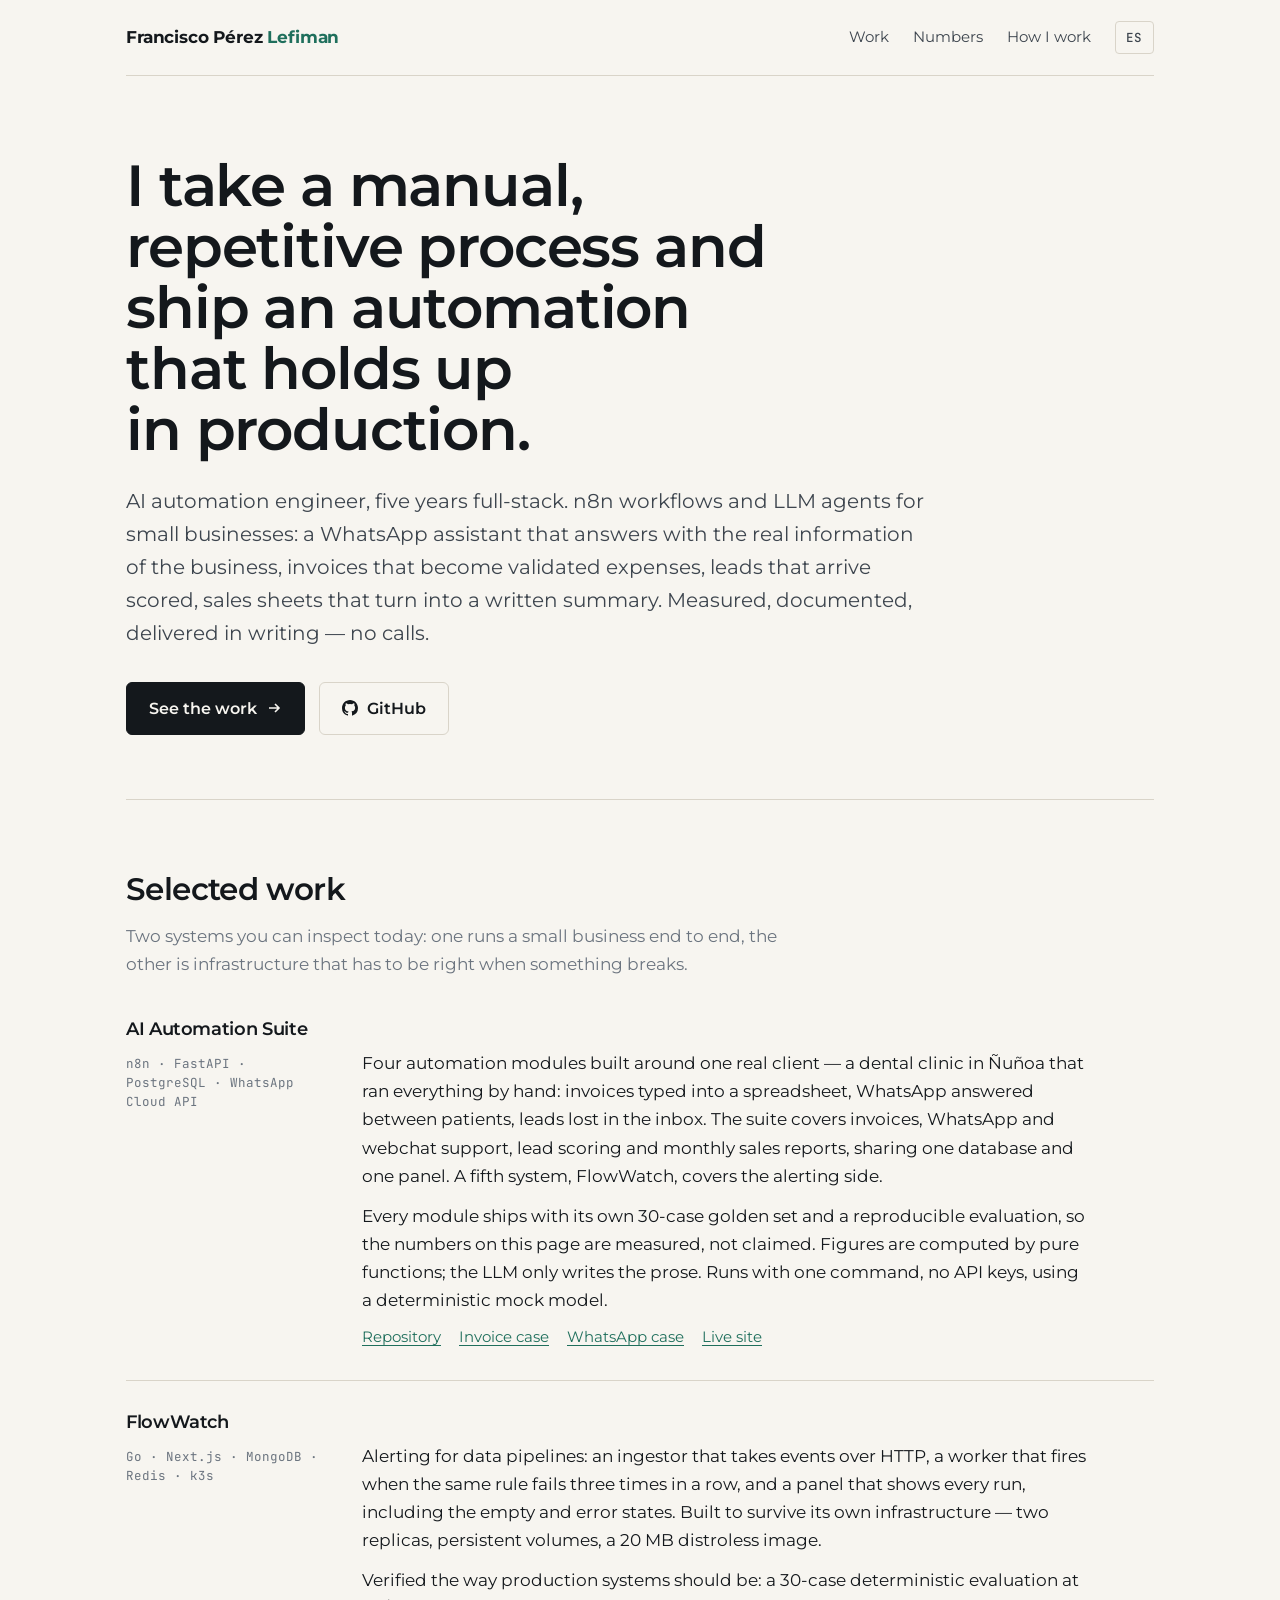
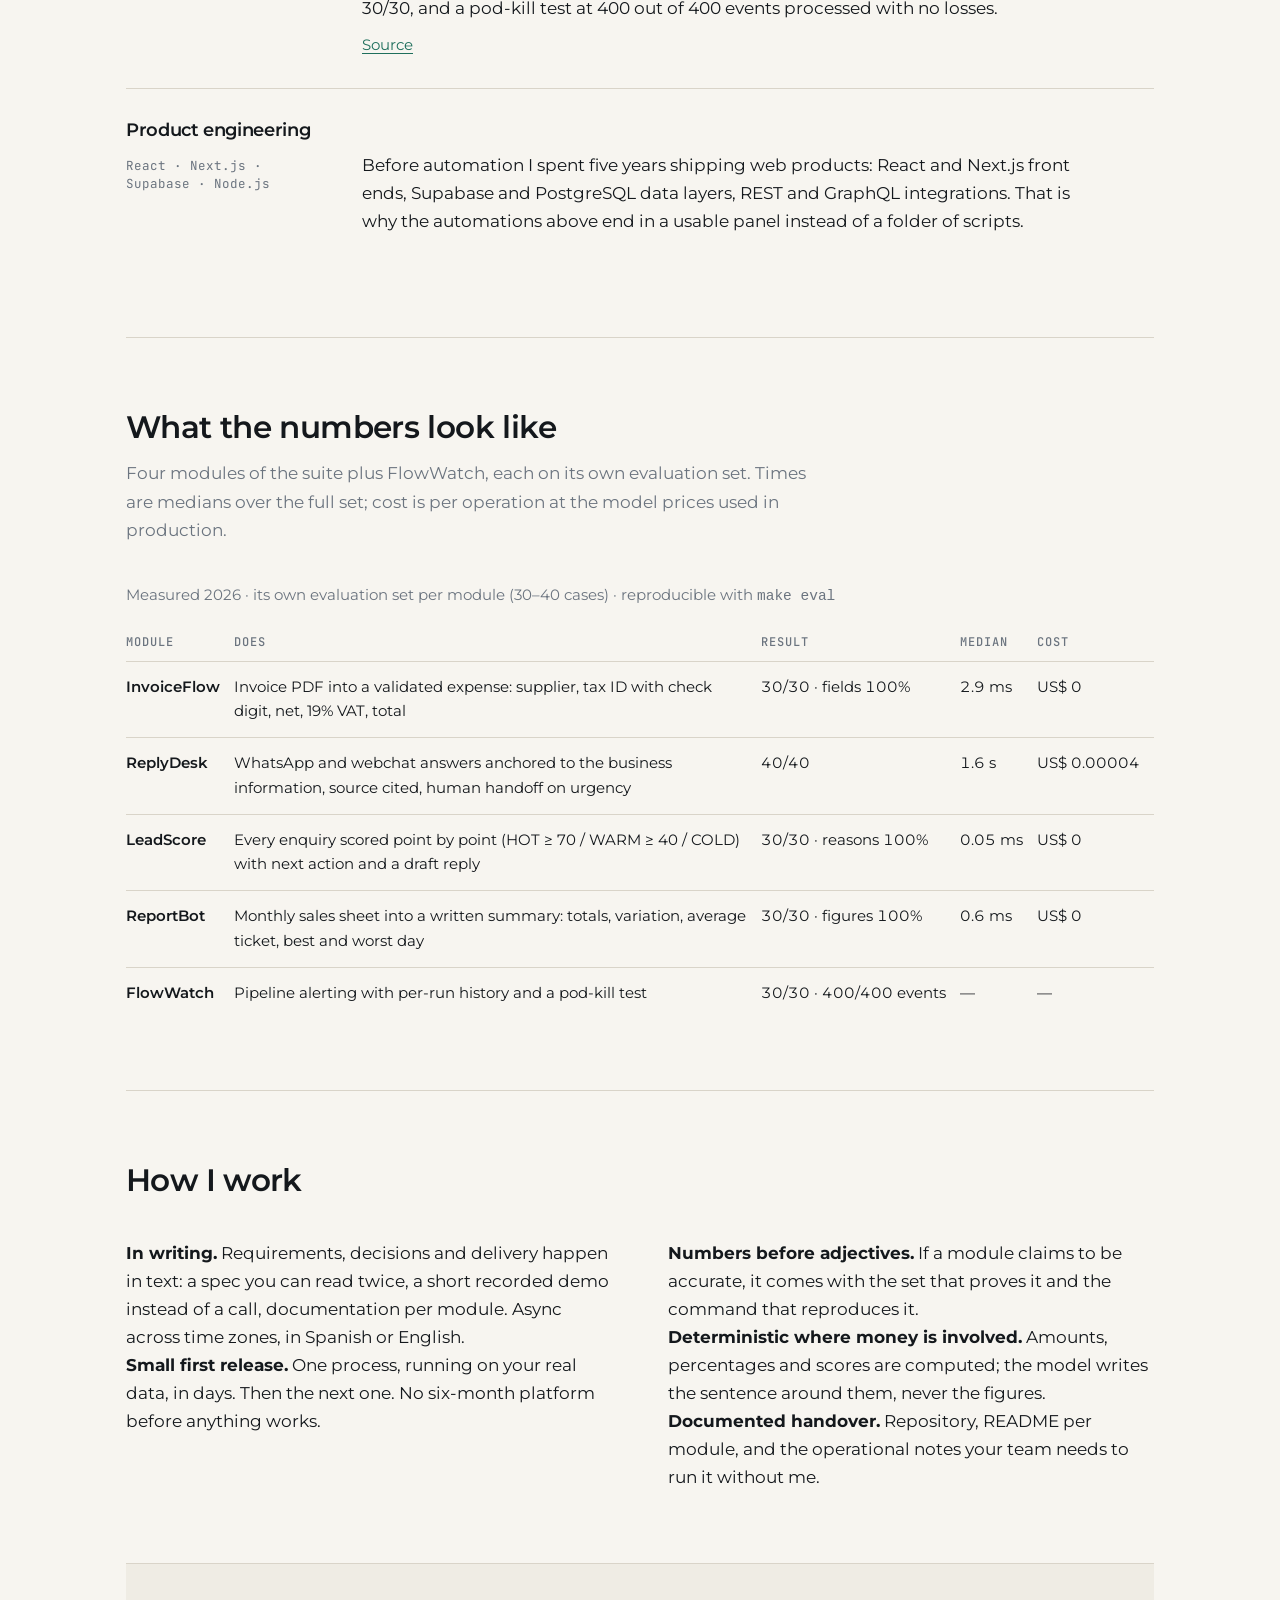
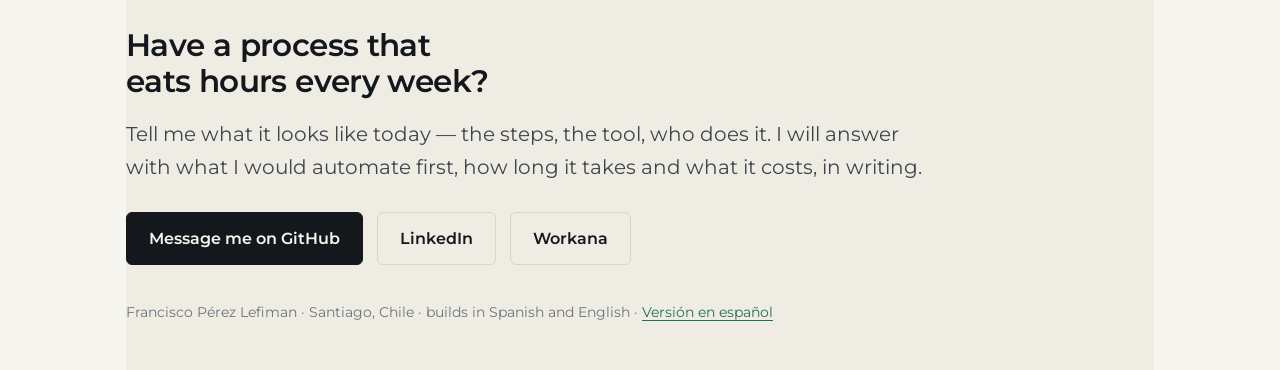
<file: index.html>
<!DOCTYPE html>
<html lang="en">
<head>
<meta charset="utf-8">
<meta name="viewport" content="width=device-width, initial-scale=1">
<title>Francisco Pérez Lefiman — AI Automation Engineer</title>
<meta name="description" content="AI automation engineer in Chile. n8n workflows and LLM agents for small businesses: WhatsApp assistants, invoice extraction, lead scoring, sales reports. Every module measured, everything delivered in writing.">
<meta name="theme-color" content="#f7f5f0">
<meta property="og:title" content="Francisco Pérez Lefiman — AI Automation Engineer">
<meta property="og:description" content="n8n + LLM automations for small businesses. Measured, documented, delivered asynchronously.">
<meta property="og:type" content="website">
<meta property="og:url" content="https://fperezdev.github.io/">
<meta property="og:site_name" content="Francisco Pérez Lefiman">
<meta property="og:image" content="https://fperezdev.github.io/og.png">
<meta property="og:image:width" content="1200">
<meta property="og:image:height" content="630">
<meta property="og:image:alt" content="Francisco Pérez Lefiman — AI Automation Engineer. Manual, repetitive work to automations that hold up in production.">
<meta property="og:locale" content="en_US">
<meta property="og:locale:alternate" content="es_ES">
<meta name="twitter:card" content="summary_large_image">
<meta name="twitter:title" content="Francisco Pérez Lefiman — AI Automation Engineer">
<meta name="twitter:description" content="n8n + LLM automations for small businesses. Measured, documented, delivered in writing.">
<meta name="twitter:image" content="https://fperezdev.github.io/og.png">
<link rel="canonical" href="https://fperezdev.github.io/">
<link rel="alternate" hreflang="es" href="https://fperezdev.github.io/es.html">
<link rel="preconnect" href="https://fonts.googleapis.com">
<link rel="preconnect" href="https://fonts.gstatic.com" crossorigin>
<link href="https://fonts.googleapis.com/css2?family=Montserrat:wght@400;500;600;700&family=JetBrains+Mono:wght@400;500&display=swap" rel="stylesheet">
<link rel="stylesheet" href="style.css">
</head>
<body>

<div class="wrap">
  <nav>
    <a class="brand" href="/">Francisco Pérez <span>Lefiman</span></a>
    <ul>
      <li class="hide"><a href="#work">Work</a></li>
      <li class="hide"><a href="#numbers">Numbers</a></li>
      <li class="hide"><a href="#how">How I work</a></li>
      <li><a class="lang" href="es.html" hreflang="es" lang="es">ES</a></li>
    </ul>
  </nav>

  <header class="hero">
    <h1>I take a manual, repetitive process and ship an automation that holds up in production.</h1>
    <p class="lead">AI automation engineer, five years full-stack. n8n workflows and LLM agents for
    small businesses: a WhatsApp assistant that answers with the real information of the business,
    invoices that become validated expenses, leads that arrive scored, sales sheets that turn into
    a written summary. Measured, documented, delivered in writing — no calls.</p>
    <div class="cta">
      <a class="btn" href="#work">See the work
        <svg viewBox="0 0 16 16" fill="none" stroke="currentColor" stroke-width="1.6" aria-hidden="true"><path d="M3 8h10M9 4l4 4-4 4"/></svg>
      </a>
      <a class="btn ghost" href="https://github.com/fperezdev" rel="noopener">
        <svg viewBox="0 0 16 16" fill="currentColor" aria-hidden="true"><path d="M8 0C3.58 0 0 3.58 0 8a8 8 0 0 0 5.47 7.59c.4.07.55-.17.55-.38v-1.33c-2.23.48-2.7-1.07-2.7-1.07-.36-.93-.89-1.18-.89-1.18-.73-.5.05-.49.05-.49.8.06 1.23.83 1.23.83.72 1.23 1.88.87 2.34.67.07-.52.28-.87.51-1.07-1.78-.2-3.64-.89-3.64-3.95 0-.87.31-1.59.82-2.15-.08-.2-.36-1.02.08-2.12 0 0 .67-.21 2.2.82a7.6 7.6 0 0 1 4 0c1.53-1.03 2.2-.82 2.2-.82.44 1.1.16 1.92.08 2.12.51.56.82 1.28.82 2.15 0 3.07-1.87 3.75-3.65 3.94.29.25.54.73.54 1.48v2.2c0 .21.15.46.55.38A8 8 0 0 0 16 8c0-4.42-3.58-8-8-8Z"/></svg>
        GitHub
      </a>
    </div>
  </header>

  <section id="work">
    <div class="section-head">
      <h2>Selected work</h2>
      <p>Two systems you can inspect today: one runs a small business end to end, the other is
      infrastructure that has to be right when something breaks.</p>
    </div>

    <ol class="work">
      <li>
        <h3>AI Automation Suite</h3>
        <div class="meta">n8n · FastAPI · PostgreSQL · WhatsApp Cloud API</div>
        <div class="body">
          <p>Four automation modules built around one real client — a dental clinic in Ñuñoa that
          ran everything by hand: invoices typed into a spreadsheet, WhatsApp answered between
          patients, leads lost in the inbox. The suite covers invoices, WhatsApp and webchat
          support, lead scoring and monthly sales reports, sharing one database and one panel. A fifth
          system, FlowWatch, covers the alerting side.</p>
          <p>Every module ships with its own 30-case golden set and a reproducible evaluation, so
          the numbers on this page are measured, not claimed. Figures are computed by pure
          functions; the LLM only writes the prose. Runs with one command, no API keys, using a
          deterministic mock model.</p>
          <p class="links">
            <a href="https://github.com/fperezdev/ai-automation-suite" rel="noopener">Repository</a>
            <a href="https://ai.fperez.top/case/invoiceflow.html" rel="noopener">Invoice case</a>
            <a href="https://ai.fperez.top/case/replydesk.html" rel="noopener">WhatsApp case</a>
            <a href="https://ai.fperez.top/" rel="noopener">Live site</a>
          </p>
        </div>
      </li>

      <li>
        <h3>FlowWatch</h3>
        <div class="meta">Go · Next.js · MongoDB · Redis · k3s</div>
        <div class="body">
          <p>Alerting for data pipelines: an ingestor that takes events over HTTP, a worker that
          fires when the same rule fails three times in a row, and a panel that shows every run,
          including the empty and error states. Built to survive its own infrastructure — two
          replicas, persistent volumes, a 20 MB distroless image.</p>
          <p>Verified the way production systems should be: a 30-case deterministic evaluation at
          30/30, and a pod-kill test at 400 out of 400 events processed with no losses.</p>
          <p class="links">
            <a href="https://github.com/fperezdev/ai-automation-suite/tree/main/apps/flowwatch" rel="noopener">Source</a>
          </p>
        </div>
      </li>

      <li>
        <h3>Product engineering</h3>
        <div class="meta">React · Next.js · Supabase · Node.js</div>
        <div class="body">
          <p>Before automation I spent five years shipping web products: React and Next.js front
          ends, Supabase and PostgreSQL data layers, REST and GraphQL integrations. That is why the
          automations above end in a usable panel instead of a folder of scripts.</p>
        </div>
      </li>
    </ol>
  </section>

  <section id="numbers">
    <div class="section-head">
      <h2>What the numbers look like</h2>
      <p>Four modules of the suite plus FlowWatch, each on its own evaluation set. Times are medians
      over the full set; cost is per operation at the model prices used in production.</p>
    </div>
    <div class="tbl-scroll">
      <table>
        <caption>Measured 2026 · its own evaluation set per module (30–40 cases) · reproducible with <code>make eval</code></caption>
        <thead>
          <tr><th scope="col">Module</th><th scope="col">Does</th><th scope="col">Result</th><th scope="col">Median</th><th scope="col">Cost</th></tr>
        </thead>
        <tbody>
                    <tr><td class="name">InvoiceFlow</td><td data-label="Does">Invoice PDF into a validated expense: supplier, tax ID with check digit, net, 19% VAT, total</td><td class="num" data-label="Result">30/30 · fields 100%</td><td class="num" data-label="Median">2.9 ms</td><td class="num" data-label="Cost">US$ 0</td></tr>
                    <tr><td class="name">ReplyDesk</td><td data-label="Does">WhatsApp and webchat answers anchored to the business information, source cited, human handoff on urgency</td><td class="num" data-label="Result">40/40</td><td class="num" data-label="Median">1.6 s</td><td class="num" data-label="Cost">US$ 0.00004</td></tr>
                    <tr><td class="name">LeadScore</td><td data-label="Does">Every enquiry scored point by point (HOT ≥ 70 / WARM ≥ 40 / COLD) with next action and a draft reply</td><td class="num" data-label="Result">30/30 · reasons 100%</td><td class="num" data-label="Median">0.05 ms</td><td class="num" data-label="Cost">US$ 0</td></tr>
                    <tr><td class="name">ReportBot</td><td data-label="Does">Monthly sales sheet into a written summary: totals, variation, average ticket, best and worst day</td><td class="num" data-label="Result">30/30 · figures 100%</td><td class="num" data-label="Median">0.6 ms</td><td class="num" data-label="Cost">US$ 0</td></tr>
                    <tr><td class="name">FlowWatch</td><td data-label="Does">Pipeline alerting with per-run history and a pod-kill test</td><td class="num" data-label="Result">30/30 · 400/400 events</td><td class="num" data-label="Median">—</td><td class="num" data-label="Cost">—</td></tr>
                  </tbody>
      
      </table>
    </div>
  </section>

  <section id="how">
    <div class="section-head">
      <h2>How I work</h2>
    </div>
    <div class="two">
      <div>
        <p><strong>In writing.</strong> Requirements, decisions and delivery happen in text: a spec
        you can read twice, a short recorded demo instead of a call, documentation per module.
        Async across time zones, in Spanish or English.</p>
        <p><strong>Small first release.</strong> One process, running on your real data, in days.
        Then the next one. No six-month platform before anything works.</p>
      </div>
      <div>
        <p><strong>Numbers before adjectives.</strong> If a module claims to be accurate, it comes
        with the set that proves it and the command that reproduces it.</p>
        <p><strong>Deterministic where money is involved.</strong> Amounts, percentages and scores
        are computed; the model writes the sentence around them, never the figures.</p>
        <p><strong>Documented handover.</strong> Repository, README per module, and the operational
        notes your team needs to run it without me.</p>
      </div>
    </div>
  </section>

  <footer>
    <div class="wrap" style="padding:0">
      <h2>Have a process that eats hours every week?</h2>
      <p class="lead">Tell me what it looks like today — the steps, the tool, who does it. I will
      answer with what I would automate first, how long it takes and what it costs, in writing.</p>
      <div class="cta">
        <a class="btn" href="https://github.com/fperezdev" rel="noopener">Message me on GitHub</a>
        <a class="btn ghost" href="https://www.linkedin.com/in/fperezlefiman/" rel="noopener">LinkedIn</a>
        <a class="btn ghost" href="https://www.workana.com/freelancer/bb457201c64a7fe99c5cc2c6f555dead" rel="noopener">Workana</a>
      </div>
      <p class="fine">Francisco Pérez Lefiman · Santiago, Chile · builds in Spanish and English ·
      <a href="es.html" hreflang="es" lang="es">Versión en español</a></p>
    </div>
  </footer>

</div>

<script>
(() => {
  const rm = window.matchMedia('(prefers-reduced-motion: reduce)').matches;
  if (rm) return;
  const targets = document.querySelectorAll('.hero h1, .hero .lead, .hero .cta, .section-head, .work > li, tbody tr');
  targets.forEach(el => el.classList.add('rise'));
  const io = new IntersectionObserver((entries) => {
    entries.forEach((e, i) => {
      if (!e.isIntersecting) return;
      setTimeout(() => e.target.classList.add('in'), i * 45);
      io.unobserve(e.target);
    });
  }, { rootMargin: '0px 0px -8% 0px' });
  targets.forEach(el => io.observe(el));
})();
</script>
</body>
</html>
</file>
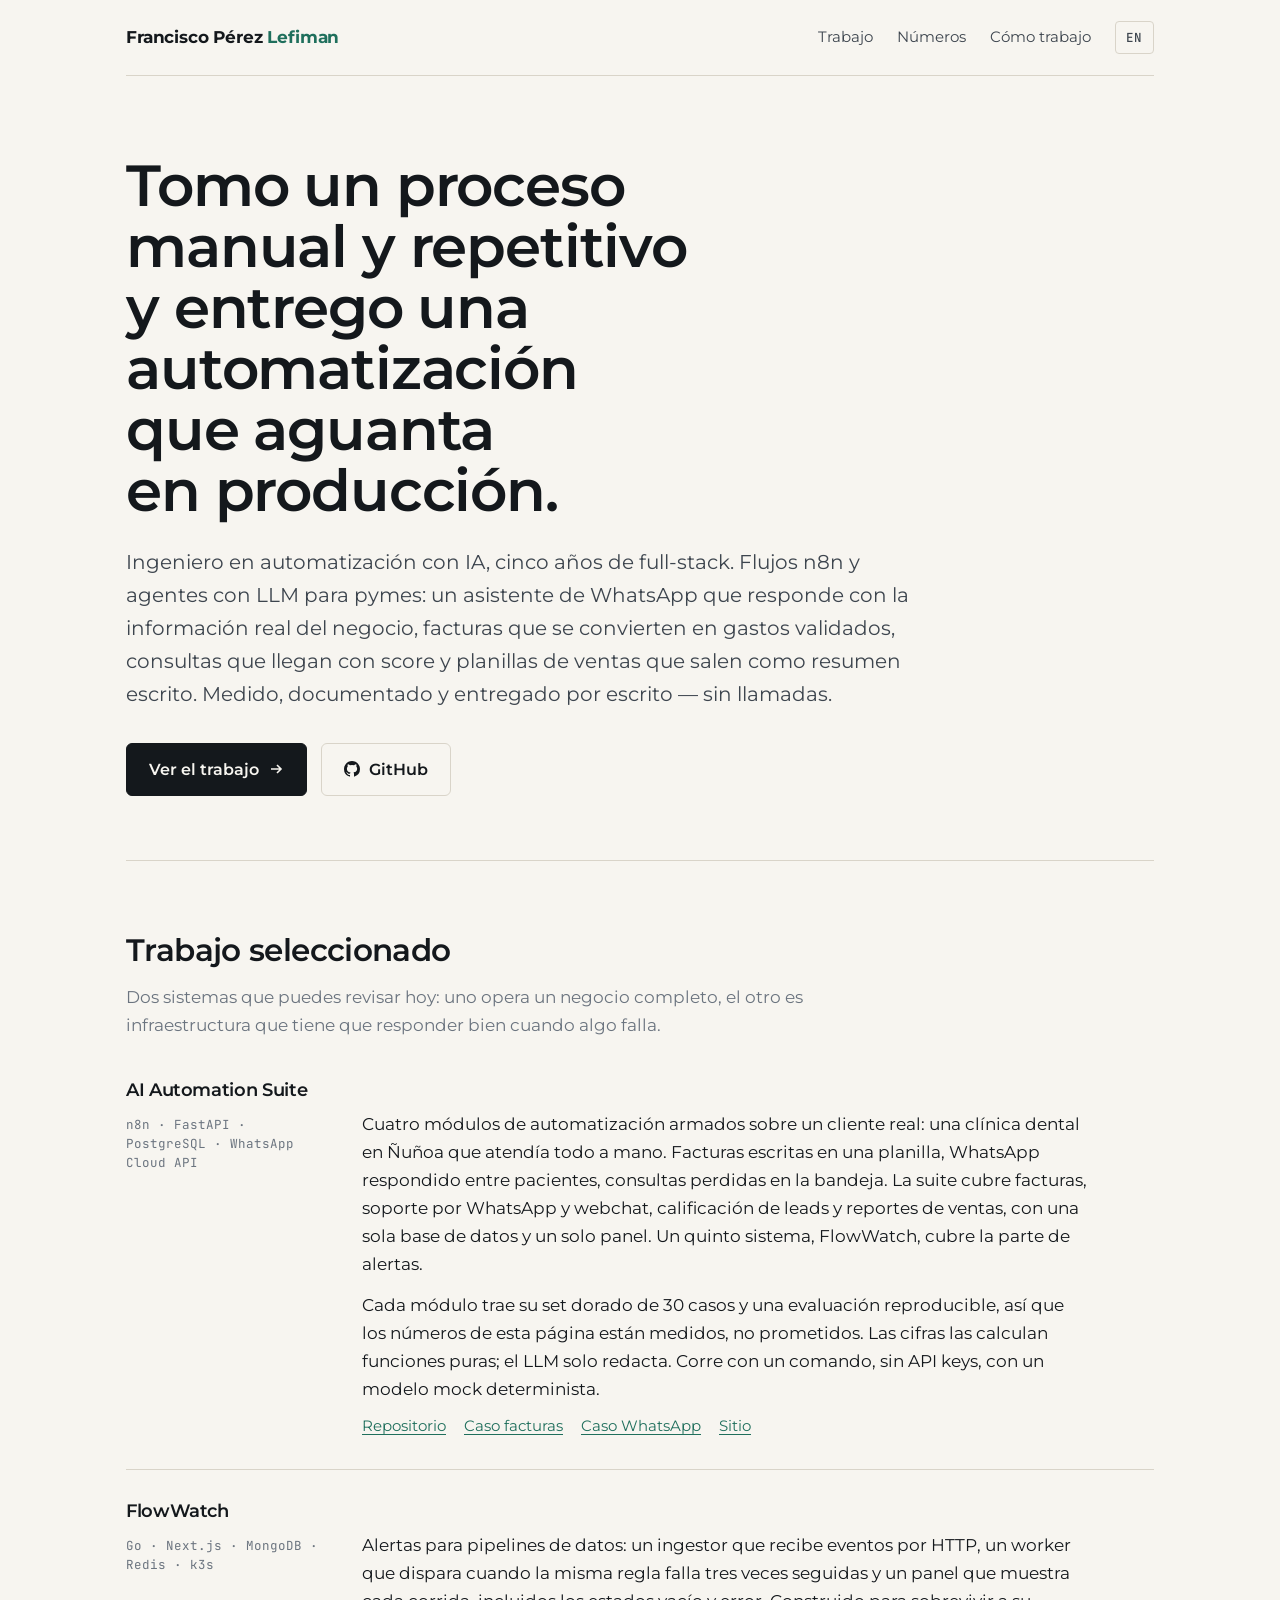
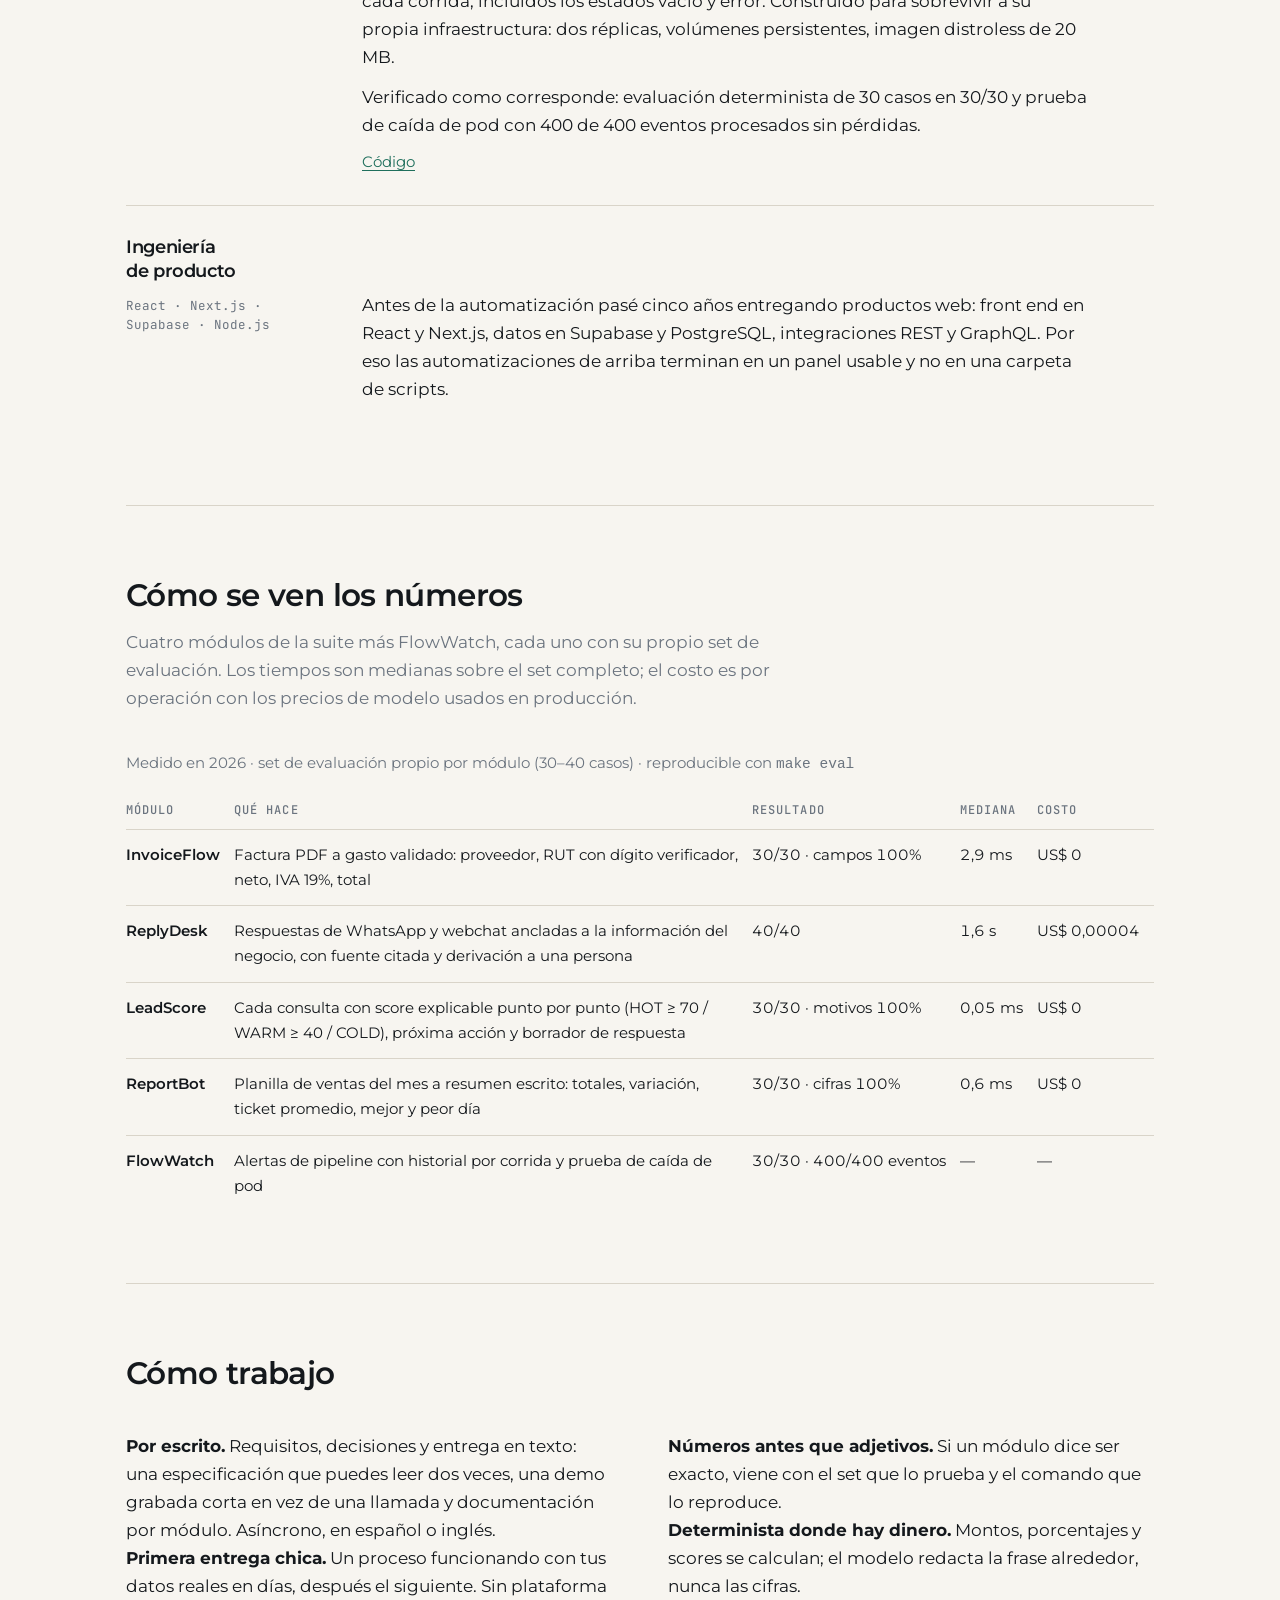
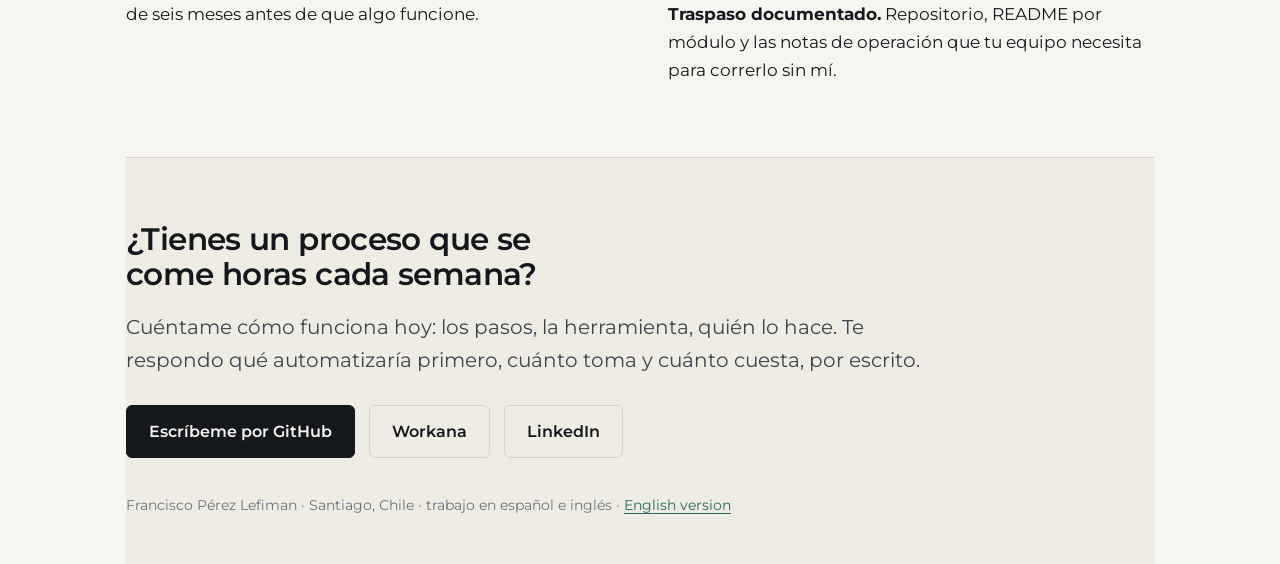
<file: es.html>
<!DOCTYPE html>
<html lang="es">
<head>
<meta charset="utf-8">
<meta name="viewport" content="width=device-width, initial-scale=1">
<title>Francisco Pérez Lefiman — Ingeniero en automatización con IA</title>
<meta name="description" content="Automatización con IA para pymes: flujos n8n y agentes con LLM. Asistentes de WhatsApp, facturas PDF a gastos validados, leads con score y reportes de ventas. Todo medido y entregado por escrito.">
<meta name="theme-color" content="#f7f5f0">
<meta property="og:title" content="Francisco Pérez Lefiman — Automatización con IA">
<meta property="og:description" content="Flujos n8n y agentes con LLM para pymes. Medido, documentado y entregado por escrito.">
<meta property="og:type" content="website">
<meta property="og:url" content="https://fperezdev.github.io/es.html">
<meta property="og:site_name" content="Francisco Pérez Lefiman">
<meta property="og:image" content="https://fperezdev.github.io/og.png">
<meta property="og:image:width" content="1200">
<meta property="og:image:height" content="630">
<meta property="og:image:alt" content="Francisco Pérez Lefiman — AI Automation Engineer. Manual, repetitive work to automations that hold up in production.">
<meta property="og:locale" content="es_ES">
<meta property="og:locale:alternate" content="en_US">
<meta name="twitter:card" content="summary_large_image">
<meta name="twitter:title" content="Francisco Pérez Lefiman — Automatización con IA">
<meta name="twitter:description" content="Flujos n8n y agentes con LLM para pymes. Medido, documentado, entregado por escrito.">
<meta name="twitter:image" content="https://fperezdev.github.io/og.png">
<link rel="canonical" href="https://fperezdev.github.io/es.html">
<link rel="alternate" hreflang="en" href="https://fperezdev.github.io/">
<link rel="preconnect" href="https://fonts.googleapis.com">
<link rel="preconnect" href="https://fonts.gstatic.com" crossorigin>
<link href="https://fonts.googleapis.com/css2?family=Montserrat:wght@400;500;600;700&family=JetBrains+Mono:wght@400;500&display=swap" rel="stylesheet">
<link rel="stylesheet" href="style.css">
</head>
<body>

<div class="wrap">
  <nav>
    <a class="brand" href="/">Francisco Pérez <span>Lefiman</span></a>
    <ul>
      <li class="hide"><a href="#trabajo">Trabajo</a></li>
      <li class="hide"><a href="#numeros">Números</a></li>
      <li class="hide"><a href="#metodo">Cómo trabajo</a></li>
      <li><a class="lang" href="/" hreflang="en" lang="en">EN</a></li>
    </ul>
  </nav>

  <header class="hero">
    <h1>Tomo un proceso manual y repetitivo y entrego una automatización que aguanta en producción.</h1>
    <p class="lead">Ingeniero en automatización con IA, cinco años de full-stack. Flujos n8n y
    agentes con LLM para pymes: un asistente de WhatsApp que responde con la información real del
    negocio, facturas que se convierten en gastos validados, consultas que llegan con score y
    planillas de ventas que salen como resumen escrito. Medido, documentado y entregado por
    escrito — sin llamadas.</p>
    <div class="cta">
      <a class="btn" href="#trabajo">Ver el trabajo
        <svg viewBox="0 0 16 16" fill="none" stroke="currentColor" stroke-width="1.6" aria-hidden="true"><path d="M3 8h10M9 4l4 4-4 4"/></svg>
      </a>
      <a class="btn ghost" href="https://github.com/fperezdev" rel="noopener">
        <svg viewBox="0 0 16 16" fill="currentColor" aria-hidden="true"><path d="M8 0C3.58 0 0 3.58 0 8a8 8 0 0 0 5.47 7.59c.4.07.55-.17.55-.38v-1.33c-2.23.48-2.7-1.07-2.7-1.07-.36-.93-.89-1.18-.89-1.18-.73-.5.05-.49.05-.49.8.06 1.23.83 1.23.83.72 1.23 1.88.87 2.34.67.07-.52.28-.87.51-1.07-1.78-.2-3.64-.89-3.64-3.95 0-.87.31-1.59.82-2.15-.08-.2-.36-1.02.08-2.12 0 0 .67-.21 2.2.82a7.6 7.6 0 0 1 4 0c1.53-1.03 2.2-.82 2.2-.82.44 1.1.16 1.92.08 2.12.51.56.82 1.28.82 2.15 0 3.07-1.87 3.75-3.65 3.94.29.25.54.73.54 1.48v2.2c0 .21.15.46.55.38A8 8 0 0 0 16 8c0-4.42-3.58-8-8-8Z"/></svg>
        GitHub
      </a>
    </div>
  </header>

  <section id="trabajo">
    <div class="section-head">
      <h2>Trabajo seleccionado</h2>
      <p>Dos sistemas que puedes revisar hoy: uno opera un negocio completo, el otro es
      infraestructura que tiene que responder bien cuando algo falla.</p>
    </div>

    <ol class="work">
      <li>
        <h3>AI Automation Suite</h3>
        <div class="meta">n8n · FastAPI · PostgreSQL · WhatsApp Cloud API</div>
        <div class="body">
          <p>Cuatro módulos de automatización armados sobre un cliente real: una clínica dental en
          Ñuñoa que atendía todo a mano. Facturas escritas en una planilla, WhatsApp respondido
          entre pacientes, consultas perdidas en la bandeja. La suite cubre facturas, soporte por
          WhatsApp y webchat, calificación de leads y reportes de ventas, con una sola base de
          datos y un solo panel. Un quinto sistema, FlowWatch, cubre la parte de alertas.</p>
          <p>Cada módulo trae su set dorado de 30 casos y una evaluación reproducible, así que los
          números de esta página están medidos, no prometidos. Las cifras las calculan funciones
          puras; el LLM solo redacta. Corre con un comando, sin API keys, con un modelo mock
          determinista.</p>
          <p class="links">
            <a href="https://github.com/fperezdev/ai-automation-suite" rel="noopener">Repositorio</a>
            <a href="https://ai.fperez.top/case/invoiceflow.html" rel="noopener">Caso facturas</a>
            <a href="https://ai.fperez.top/case/replydesk.html" rel="noopener">Caso WhatsApp</a>
            <a href="https://ai.fperez.top/" rel="noopener">Sitio</a>
          </p>
        </div>
      </li>

      <li>
        <h3>FlowWatch</h3>
        <div class="meta">Go · Next.js · MongoDB · Redis · k3s</div>
        <div class="body">
          <p>Alertas para pipelines de datos: un ingestor que recibe eventos por HTTP, un worker
          que dispara cuando la misma regla falla tres veces seguidas y un panel que muestra cada
          corrida, incluidos los estados vacío y error. Construido para sobrevivir a su propia
          infraestructura: dos réplicas, volúmenes persistentes, imagen distroless de 20 MB.</p>
          <p>Verificado como corresponde: evaluación determinista de 30 casos en 30/30 y prueba de
          caída de pod con 400 de 400 eventos procesados sin pérdidas.</p>
          <p class="links">
            <a href="https://github.com/fperezdev/ai-automation-suite/tree/main/apps/flowwatch" rel="noopener">Código</a>
          </p>
        </div>
      </li>

      <li>
        <h3>Ingeniería de producto</h3>
        <div class="meta">React · Next.js · Supabase · Node.js</div>
        <div class="body">
          <p>Antes de la automatización pasé cinco años entregando productos web: front end en React
          y Next.js, datos en Supabase y PostgreSQL, integraciones REST y GraphQL. Por eso las
          automatizaciones de arriba terminan en un panel usable y no en una carpeta de scripts.</p>
        </div>
      </li>
    </ol>
  </section>

  <section id="numeros">
    <div class="section-head">
      <h2>Cómo se ven los números</h2>
      <p>Cuatro módulos de la suite más FlowWatch, cada uno con su propio set de evaluación. Los
      tiempos son medianas sobre el set completo; el costo es por operación con los precios de
      modelo usados en producción.</p>
    </div>
    <div class="tbl-scroll">
      <table>
        <caption>Medido en 2026 · set de evaluación propio por módulo (30–40 casos) · reproducible con <code>make eval</code></caption>
        <thead>
          <tr><th scope="col">Módulo</th><th scope="col">Qué hace</th><th scope="col">Resultado</th><th scope="col">Mediana</th><th scope="col">Costo</th></tr>
        </thead>
        <tbody>
                    <tr><td class="name">InvoiceFlow</td><td data-label="Qué hace">Factura PDF a gasto validado: proveedor, RUT con dígito verificador, neto, IVA 19%, total</td><td class="num" data-label="Resultado">30/30 · campos 100%</td><td class="num" data-label="Mediana">2,9 ms</td><td class="num" data-label="Costo">US$ 0</td></tr>
                    <tr><td class="name">ReplyDesk</td><td data-label="Qué hace">Respuestas de WhatsApp y webchat ancladas a la información del negocio, con fuente citada y derivación a una persona</td><td class="num" data-label="Resultado">40/40</td><td class="num" data-label="Mediana">1,6 s</td><td class="num" data-label="Costo">US$ 0,00004</td></tr>
                    <tr><td class="name">LeadScore</td><td data-label="Qué hace">Cada consulta con score explicable punto por punto (HOT ≥ 70 / WARM ≥ 40 / COLD), próxima acción y borrador de respuesta</td><td class="num" data-label="Resultado">30/30 · motivos 100%</td><td class="num" data-label="Mediana">0,05 ms</td><td class="num" data-label="Costo">US$ 0</td></tr>
                    <tr><td class="name">ReportBot</td><td data-label="Qué hace">Planilla de ventas del mes a resumen escrito: totales, variación, ticket promedio, mejor y peor día</td><td class="num" data-label="Resultado">30/30 · cifras 100%</td><td class="num" data-label="Mediana">0,6 ms</td><td class="num" data-label="Costo">US$ 0</td></tr>
                    <tr><td class="name">FlowWatch</td><td data-label="Qué hace">Alertas de pipeline con historial por corrida y prueba de caída de pod</td><td class="num" data-label="Resultado">30/30 · 400/400 eventos</td><td class="num" data-label="Mediana">—</td><td class="num" data-label="Costo">—</td></tr>
                  </tbody>
      
      </table>
    </div>
  </section>

  <section id="metodo">
    <div class="section-head">
      <h2>Cómo trabajo</h2>
    </div>
    <div class="two">
      <div>
        <p><strong>Por escrito.</strong> Requisitos, decisiones y entrega en texto: una
        especificación que puedes leer dos veces, una demo grabada corta en vez de una llamada y
        documentación por módulo. Asíncrono, en español o inglés.</p>
        <p><strong>Primera entrega chica.</strong> Un proceso funcionando con tus datos reales en
        días, después el siguiente. Sin plataforma de seis meses antes de que algo funcione.</p>
      </div>
      <div>
        <p><strong>Números antes que adjetivos.</strong> Si un módulo dice ser exacto, viene con el
        set que lo prueba y el comando que lo reproduce.</p>
        <p><strong>Determinista donde hay dinero.</strong> Montos, porcentajes y scores se calculan;
        el modelo redacta la frase alrededor, nunca las cifras.</p>
        <p><strong>Traspaso documentado.</strong> Repositorio, README por módulo y las notas de
        operación que tu equipo necesita para correrlo sin mí.</p>
      </div>
    </div>
  </section>

  <footer>
    <div class="wrap" style="padding:0">
      <h2>¿Tienes un proceso que se come horas cada semana?</h2>
      <p class="lead">Cuéntame cómo funciona hoy: los pasos, la herramienta, quién lo hace. Te
      respondo qué automatizaría primero, cuánto toma y cuánto cuesta, por escrito.</p>
      <div class="cta">
        <a class="btn" href="https://github.com/fperezdev" rel="noopener">Escríbeme por GitHub</a>
        <a class="btn ghost" href="https://www.workana.com/freelancer/bb457201c64a7fe99c5cc2c6f555dead" rel="noopener">Workana</a>
        <a class="btn ghost" href="https://www.linkedin.com/in/fperezlefiman/" rel="noopener">LinkedIn</a>
      </div>
      <p class="fine">Francisco Pérez Lefiman · Santiago, Chile · trabajo en español e inglés ·
      <a href="/" hreflang="en" lang="en">English version</a></p>
    </div>
  </footer>

</div>

<script>
(() => {
  const rm = window.matchMedia('(prefers-reduced-motion: reduce)').matches;
  if (rm) return;
  const targets = document.querySelectorAll('.hero h1, .hero .lead, .hero .cta, .section-head, .work > li, tbody tr');
  targets.forEach(el => el.classList.add('rise'));
  const io = new IntersectionObserver((entries) => {
    entries.forEach((e, i) => {
      if (!e.isIntersecting) return;
      setTimeout(() => e.target.classList.add('in'), i * 45);
      io.unobserve(e.target);
    });
  }, { rootMargin: '0px 0px -8% 0px' });
  targets.forEach(el => io.observe(el));
})();
</script>
</body>
</html>
</file>
<file: style.css>
/* fperezdev.github.io — same visual world as ai.fperez.top */
:root{
  --paper:#f7f5f0; --paper-2:#efece4; --ink:#14181c; --ink-soft:#3d454e;
  --muted:#6b747f; --line:#d9d4c9; --accent:#1f6f5c; --accent-soft:#e3ede9;
  --sans:"Montserrat",system-ui,-apple-system,"Segoe UI",sans-serif;
  --mono:"JetBrains Mono",ui-monospace,SFMono-Regular,Menlo,monospace;
}
*{box-sizing:border-box}
html{scroll-behavior:smooth}
body{
  margin:0;background:var(--paper);color:var(--ink);
  font:400 17px/1.65 var(--sans);
  -webkit-font-smoothing:antialiased;text-rendering:optimizeLegibility;
}
::selection{background:var(--accent);color:var(--paper)}
:focus-visible{outline:2px solid var(--accent);outline-offset:3px;border-radius:2px}
@supports not (scrollbar-color:auto){
  html{scrollbar-width:thin;scrollbar-color:var(--line) var(--paper)}
}

.wrap{max-width:1080px;margin:0 auto;padding:0 26px}
a{color:var(--accent);text-underline-offset:3px;text-decoration-thickness:1px}
h1,h2,h3{font-weight:600;letter-spacing:-.02em;margin:0;text-wrap:balance}
h1{font-size:clamp(34px,5.4vw,58px);line-height:1.05}
h2{font-size:clamp(23px,3vw,31px);line-height:1.15}
h3{font-size:18px;line-height:1.3}
p{margin:0 0 1em}
.muted{color:var(--muted)}
.lead{font-size:clamp(17px,2vw,20px);color:var(--ink-soft);max-width:62ch}

/* nav */
nav{display:flex;justify-content:space-between;align-items:center;gap:20px;padding:24px 0;border-bottom:1px solid var(--line)}
.brand{font-weight:700;font-size:16.5px;letter-spacing:-.01em;text-decoration:none;color:var(--ink)}
.brand span{color:var(--accent)}
nav ul{display:flex;gap:24px;list-style:none;margin:0;padding:0;font-size:14.5px;align-items:center}
nav a{color:var(--ink-soft);text-decoration:none}
nav a:hover{color:var(--accent)}
.lang{font:500 12.5px/1 var(--mono);letter-spacing:.06em;text-transform:uppercase;border:1px solid var(--line);border-radius:4px;padding:7px 10px}
@media(max-width:760px){nav ul li.hide{display:none}}

/* hero */
header.hero{padding:80px 0 64px;border-bottom:1px solid var(--line)}
.hero h1{max-width:17ch}
.hero .lead{margin:24px 0 32px}
.cta{display:flex;gap:14px;flex-wrap:wrap;align-items:center}
.btn{display:inline-flex;align-items:center;gap:9px;padding:13px 22px;border-radius:6px;
     font-weight:600;font-size:15.5px;text-decoration:none;border:1px solid var(--ink);
     background:var(--ink);color:var(--paper);transition:background .18s,border-color .18s,color .18s,transform .18s}
.btn:hover{background:var(--accent);border-color:var(--accent);color:#fff;transform:translateY(-1px)}
.btn.ghost{background:transparent;color:var(--ink);border-color:var(--line)}
.btn.ghost:hover{background:var(--accent-soft);border-color:var(--accent);color:var(--accent)}
.btn svg{width:16px;height:16px;flex:none}

/* section shell */
section{padding:72px 0;border-bottom:1px solid var(--line)}
.section-head{max-width:62ch;margin-bottom:40px}
.section-head p{color:var(--muted);margin:14px 0 0}

/* work rows */
.work{list-style:none;margin:0;padding:0}
.work > li{padding:30px 0;border-top:1px solid var(--line);display:grid;grid-template-columns:200px 1fr;gap:8px 36px}
.work > li:first-child{border-top:0;padding-top:0}
.work h3{grid-column:1}
.work .body{grid-column:2}
.work .body p{margin:0 0 12px;max-width:66ch}
.work .body p:last-child{margin-bottom:0}
.work .links{font-size:14.5px;display:flex;gap:18px;flex-wrap:wrap}
.meta{font:400 12.5px/1.5 var(--mono);color:var(--muted);grid-column:1;margin-top:6px}
@media(max-width:760px){
  .work > li{grid-template-columns:1fr}
  .work h3,.work .body,.meta{grid-column:1}
  .meta{margin:0 0 4px}
}

/* measured table */
table{width:100%;border-collapse:collapse;font-size:15px}
caption{text-align:left;color:var(--muted);font-size:14.5px;padding-bottom:14px}
th,td{text-align:left;padding:13px 14px 13px 0;border-top:1px solid var(--line);vertical-align:top}
th{font:500 12px/1 var(--mono);letter-spacing:.09em;text-transform:uppercase;color:var(--muted);border-top:0}
td.num{font-variant-numeric:tabular-nums;white-space:nowrap}
td.name{font-weight:600;white-space:nowrap}
.tbl-scroll{overflow-x:auto;margin:0}
@media(max-width:640px){th,td{padding-right:10px}td.name{white-space:normal}}

/* prose block */
.two{display:grid;grid-template-columns:1fr 1fr;gap:20px 56px}
@media(max-width:760px){.two{grid-template-columns:1fr}}
.two p{margin:0}
.stack{font:400 14.5px/1.9 var(--mono);color:var(--ink-soft);margin:0;padding:0;list-style:none}
.stack li{display:inline}
.stack li:after{content:" · ";color:var(--line)}
.stack li:last-child:after{content:""}

/* contact */
footer{background:var(--paper-2);padding:64px 0 48px}
footer h2{max-width:24ch}
footer .lead{margin:18px 0 28px}
footer .fine{font-size:13.5px;color:var(--muted);margin:36px 0 0}

/* one authored moment */
@media(prefers-reduced-motion:no-preference){
  .rise{opacity:0;transform:translateY(14px);transition:opacity .7s cubic-bezier(.16,1,.3,1),transform .7s cubic-bezier(.16,1,.3,1)}
  .rise.in{opacity:1;transform:none}
}

/* table reflow on phones */
@media(max-width:640px){
  .tbl-scroll{overflow:visible}
  table,tbody,tr,td{display:block;width:100%}
  thead{display:none}
  caption{padding-bottom:18px}
  tr{border-top:1px solid var(--line);padding:16px 0}
  tr:first-child{border-top:0;padding-top:0}
  td{border:0;padding:2px 0}
  td.name{font-size:17px;margin-bottom:8px}
  td[data-label]:before{content:attr(data-label) " · ";font:500 11px/1 var(--mono);letter-spacing:.08em;text-transform:uppercase;color:var(--muted)}
  td.num{white-space:normal}
}
</file>
